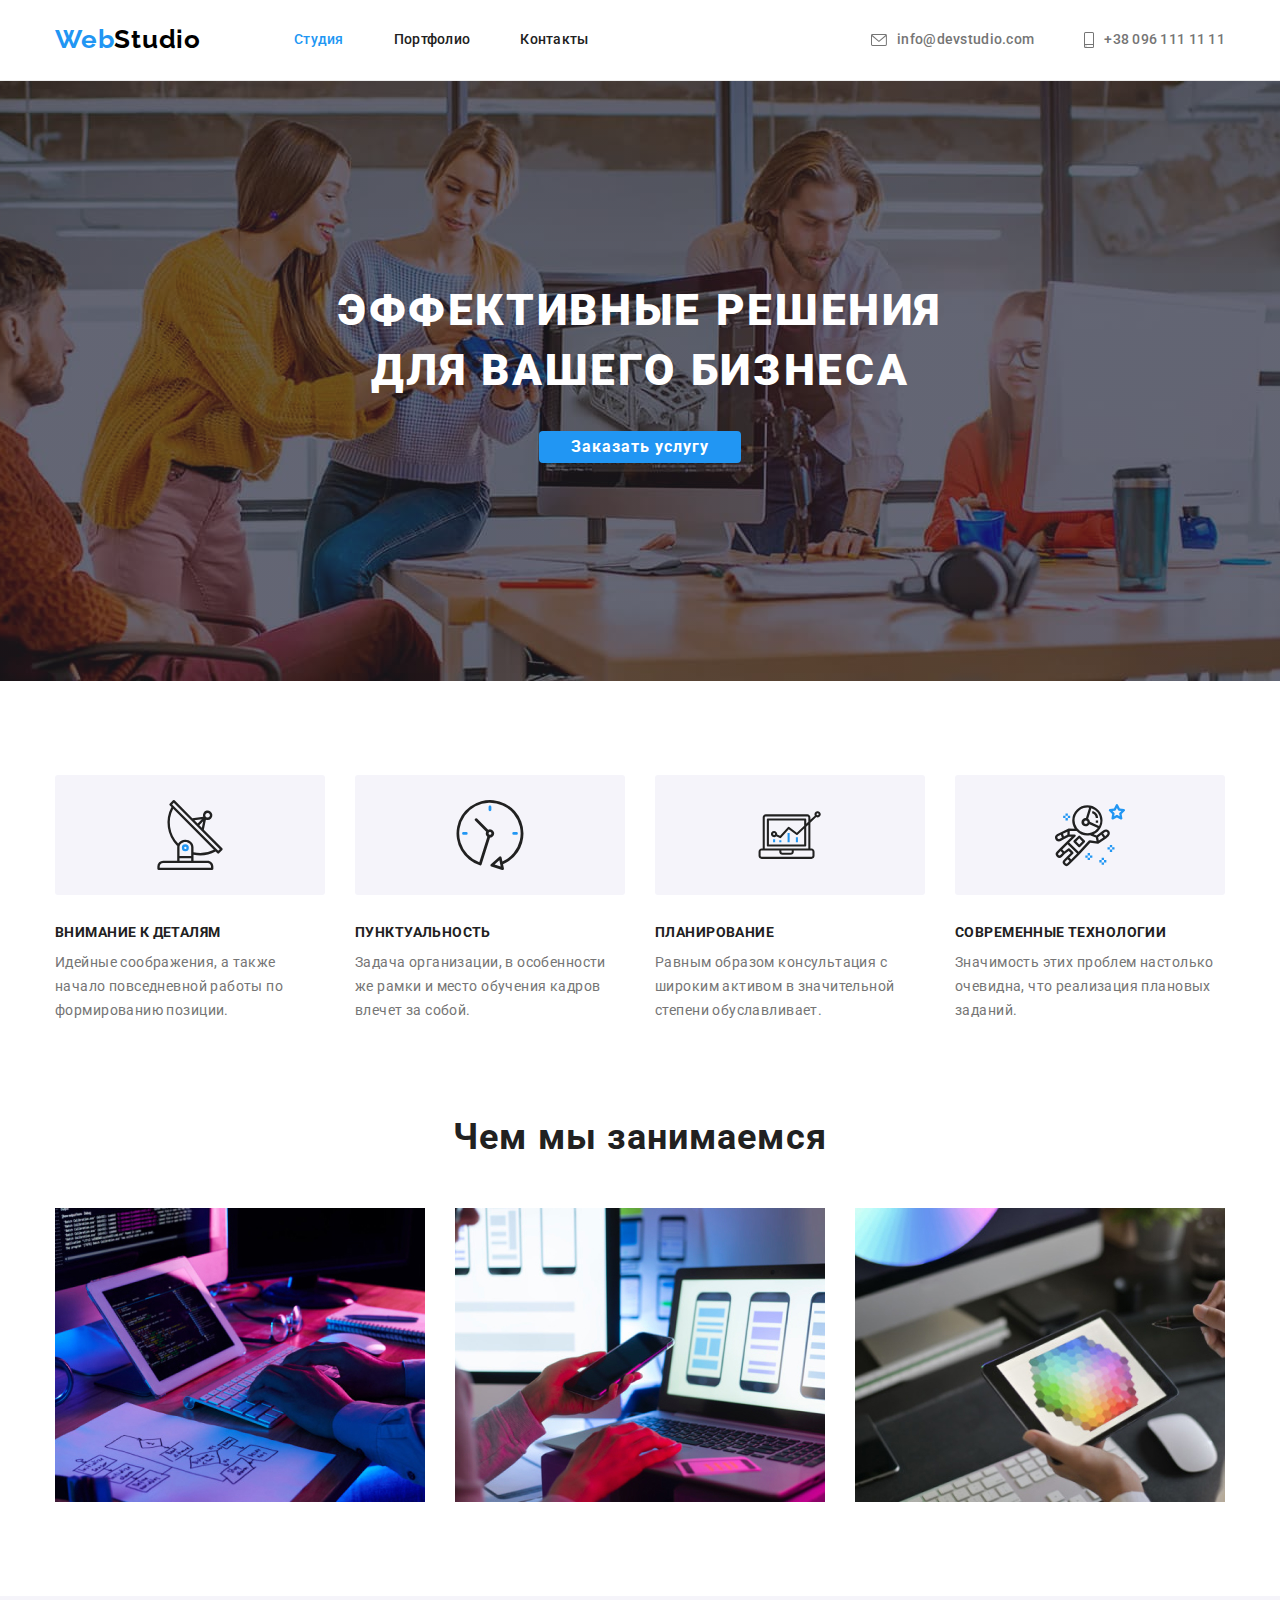
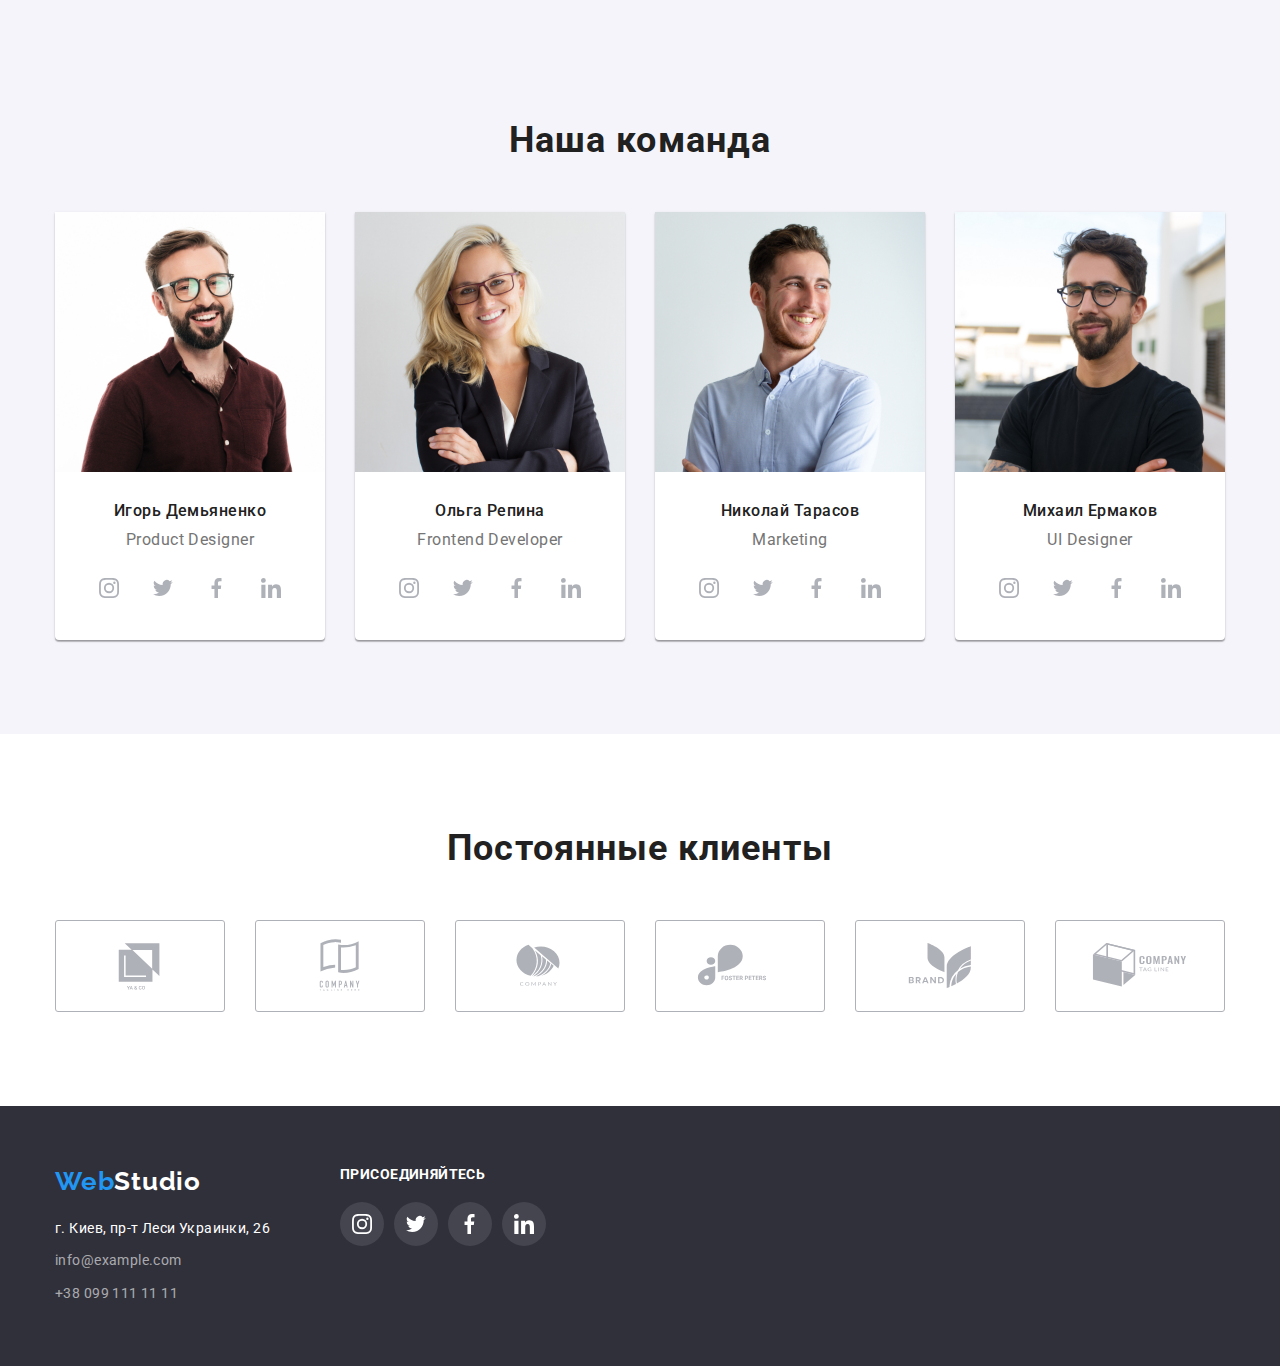
<file: index.html>
<!DOCTYPE html>
<html lang="ru">
<head>
    <meta charset="UTF-8">
    <meta http-equiv="X-UA-Compatible" content="IE=edge">
    <meta name="viewport" content="width=device-width, initial-scale=1.0">
    <title>Document</title>
    <link rel="preconnect" href="https://fonts.googleapis.com">
    <link rel="preconnect" href="https://fonts.gstatic.com" crossorigin>
    <link href="https://fonts.googleapis.com/css2?family=Raleway:wght@700&family=Roboto:wght@400;500;700;900&display=swap"
          rel="stylesheet">
    <link rel="stylesheet" href="https://cdnjs.cloudflare.com/ajax/libs/modern-normalize/1.1.0/modern-normalize.min.css">
    <link rel="stylesheet" href="./styles.css">

</head>
<body>
    <header>

        <div class="header-container container">
            <nav class="logo-nav-box">
                <a href="./index.html" class="header-logo">
                    <span class="logo-part">Web</span>Studio
                </a>
                <ul class="site-nav list">
                    <li class="site-nav-item"> <a href="./index.html" class="site-nav-link-current">Студия</a></li>
                    <li class="site-nav-item"> <a href="./portfolio.html" class="site-nav-link">Портфолио</a></li>
                    <li class="site-nav-item"> <a href="" class="site-nav-link">Контакты</a></li>
                </ul>
            </nav>
            
            <ul class="header-contacts list">
                <li class="header-contacts-item"> 
                    <a href="maito:info@devstudio.com" class="header-contacts-link">
                        <svg class="mail-icon">
                            <use href="./images/sprite.svg#icon-envelope"></use>
                        </svg>
                        info@devstudio.com
                    </a>
                </li>
                <li class="header-contacts-item"> 
                    <a href="tel:+380961111111" class="header-contacts-link">
                        <svg class="tel-icon">
                            <use href="./images/sprite.svg#icon-smartphone"></use>
                        </svg>
                        +38 096 111 11 11
                    </a>
                </li>
            </ul>
        </div>

        
    </header>
    <main>
        
        <section class="hero">
            <div class="container">
                <h1 class="hero-title">Эффективные решения для вашего бизнеса</h1>
                <button type=button class="button primary"> Заказать услугу </button>
            </div>
        </section>              
        
            <section class="section">
                <div class="container">
                    <h2 class="topic features-main-title"> Наши преимущества</h2>
                    <ul class="features-flex-box list">

                        <li class="features-item">
                            <div class="features-icon-box">
                                <svg class="features-icon">
                                    <use href="./images/sprite.svg#icon-antenna"></use>
                                </svg>
                            </div>
                            <h3 class="features-title list">Внимание к деталям</h3>
                            <p class="features-text list">Идейные соображения, а также начало повседневной работы по формированию позиции.
                            </p>
                        </li>

                        <li class="features-item">
                            <div class="features-icon-box">
                                <svg class="features-icon">
                                    <use href="./images/sprite.svg#icon-clock"></use>
                                </svg>
                            </div>
                            <h3 class="features-title list">Пунктуальность</h3>
                            <p class="features-text list">Задача организации, в особенности же рамки и место обучения кадров влечет за собой.
                            </p>
                        </li>

                        <li class="features-item">
                            <div class="features-icon-box">
                                <svg class="features-icon">
                                    <use href="./images/sprite.svg#icon-diagram"></use>
                                </svg>
                            </div>    
                            <h3 class="features-title list">Планирование</h3>
                            <p class="features-text list">Равным образом консультация с широким активом в значительной степени обуславливает.
                            </p>
                        </li>

                        <li class="features-item">
                            <div class="features-icon-box">
                                <svg class="features-icon">
                                    <use href="./images/sprite.svg#icon-astronaut"></use>
                                </svg>
                            </div>    
                            <h3 class="features-title list">Современные технологии</h3>
                            <p class="features-text list">Значимость этих проблем настолько очевидна, что реализация плановых заданий.</p>
                        </li>

                    </ul>
                </div>
            </section>
       
        <section class="tasks section">
            <div class="container">
                <h2 class="topic tasks-title">Чем мы занимаемся</h2>
                <ul class="tasks-flex-box list">
                    <li><img width="370" src="images/box-1.jpg" alt="computer"></li>
                    <li><img width="370" src="images/box-2.jpg" alt="phone"></li>
                    <li><img width="370" src="images/box-3.jpg" alt="ipad"> </li>
                </ul>
            </div>
            
        </section>

        <section class="team section">
            <div class="team-container container">
                <h2 class="topic team-title"> Наша команда</h2>
                <ul class="team-flex-box list">
                    <li class="team-member">
                        
                            <img width="270"  src="images/img.jpg" alt="foto Igor Demyanenko">
                            <div class="team-name-title">
                                <h3 class="name">Игорь Демьяненко</h3>
                                <p class="work-title list">Product Designer</p>
                                <ul class="team-icon-list list">
                                    <li class="list-icon-link">
                                        <a class="team-icon-link" href="#">
                                            <svg class="social-link-icon">
                                                <use href="./images/sprite.svg#icon-instagram"> </use>
                                            </svg>
                                        </a>
                                    </li>
                                    <li class="list-icon-link">
                                        <a class="team-icon-link" href="#">
                                            <svg class="social-link-icon">
                                                <use href="./images/sprite.svg#icon-twitter"> </use>
                                            </svg>
                                        </a>
                                    </li>
                                    <li class="list-icon-link">
                                        <a class="team-icon-link" href="#">
                                            <svg class="social-link-icon">
                                                <use href="./images/sprite.svg#icon-fb"> </use>
                                            </svg>
                                        </a>
                                    </li>
                                    <li class="list-icon-link">
                                        <a class="team-icon-link" href="#">
                                            <svg class="social-link-icon">
                                                <use href="./images/sprite.svg#icon-linkedin"> </use>
                                            </svg>  
                                        </a>
                                    </li>
                                </ul>
                            
                            </div>
                       
                        
                    </li>
                    <li class="team-member">
                        
                            <img width="270" src="images/img-2.jpg" alt="foto Olga Repina">
                            <div class="team-name-title">
                                <h3 class="name">Ольга Репина</h3>
                                <p class="work-title list">Frontend Developer</p>
                                <ul class="team-icon-list list">
                                    <li class="list-icon-link">
                                        <a class="team-icon-link" href="#">
                                            <svg class="social-link-icon">
                                                <use href="./images/sprite.svg#icon-instagram"> </use>
                                            </svg>
                                        </a>
                                    </li>
                                    <li class="list-icon-link">
                                        <a class="team-icon-link" href="#">
                                            <svg class="social-link-icon">
                                                <use href="./images/sprite.svg#icon-twitter"> </use>
                                            </svg>
                                        </a>
                                    </li>
                                    <li class="list-icon-link">
                                        <a class="team-icon-link" href="#">
                                            <svg class="social-link-icon">
                                                <use href="./images/sprite.svg#icon-fb"> </use>
                                            </svg>
                                        </a>
                                    </li>
                                    <li class="list-icon-link">
                                        <a class="team-icon-link" href="#">
                                            <svg class="social-link-icon">
                                                <use href="./images/sprite.svg#icon-linkedin"> </use>
                                            </svg>
                                        </a>
                                    </li>
                                </ul>
                            </div>
                            
                        
                    </li>
                    <li class="team-member">
                        
                            <img width="270" src="images/img-3.jpg" alt="foto Nikola Tarasov">
                            <div class="team-name-title">
                                <h3 class="name">Николай Тарасов</h3>
                                <p class="work-title list">Marketing</p>
                                <ul class="team-icon-list list">
                                    <li class="list-icon-link">
                                        <a class="team-icon-link" href="#">
                                            <svg class="social-link-icon">
                                                <use href="./images/sprite.svg#icon-instagram"> </use>
                                            </svg>
                                        </a>
                                    </li>
                                    <li class="list-icon-link">
                                        <a class="team-icon-link" href="#">
                                            <svg class="social-link-icon">
                                                <use href="./images/sprite.svg#icon-twitter"> </use>
                                            </svg>
                                        </a>
                                    </li>
                                    <li class="list-icon-link">
                                        <a class="team-icon-link" href="#">
                                            <svg class="social-link-icon">
                                                <use href="./images/sprite.svg#icon-fb"> </use>
                                            </svg>
                                        </a>
                                    </li>
                                    <li class="list-icon-link">
                                        <a class="team-icon-link" href="#">
                                            <svg class="social-link-icon">
                                                <use href="./images/sprite.svg#icon-linkedin"> </use>
                                            </svg>
                                        </a>
                                    </li>
                                </ul>
                            </div>
                        
                    </li>
                    <li class="team-member">
                        
                            <img width="270" src="images/img-4.jpg" alt="foto Mihael Ermakov">
                            <div class="team-name-title">
                                    <h3 class="name">Михаил Ермаков</h3>
                                    <p class="work-title list">UI Designer</p>
                                    <ul class="team-icon-list list">
                                        <li class="list-icon-link">
                                            <a class="team-icon-link" href="#">
                                                <svg class="social-link-icon">
                                                    <use href="./images/sprite.svg#icon-instagram"> </use>
                                                </svg>
                                            </a>
                                        </li>
                                        <li class="list-icon-link">
                                            <a class="team-icon-link" href="#">
                                                <svg class="social-link-icon">
                                                    <use href="./images/sprite.svg#icon-twitter"> </use>
                                                </svg>
                                            </a>
                                        </li>
                                        <li class="list-icon-link">
                                            <a class="team-icon-link" href="#">
                                                <svg class="social-link-icon">
                                                    <use href="./images/sprite.svg#icon-fb"> </use>
                                                </svg>
                                            </a>
                                        </li>
                                        <li class="list-icon-link">
                                            <a class="team-icon-link" href="#">
                                                <svg class="social-link-icon">
                                                    <use href="./images/sprite.svg#icon-linkedin"> </use>
                                                </svg>
                                            </a>
                                        </li>
                                    </ul>
                            </div>
             
                    </li>
                </ul>
            </div>
        </section>  

        <section class="section">
            <div class="container">
                <h2 class="topic clients-main-title"> Постоянные клиенты</h2>
                <ul class="client list">
                    <li>
                        <a href="#" class="client-box">
                            <svg class="client-icon">
                                <use href="./images/sprite.svg#icon-logo-a"></use>
                            </svg>
                        </a>
                    </li>

                    <li>
                        <a href="#" class="client-box">
                            <svg class="client-icon">
                                <use href="./images/sprite.svg#icon-logo-b"></use>
                            </svg>
                        </a>
                    </li>

                    <li>
                        <a href="#" class="client-box">
                            <svg class="client-icon">
                                <use href="./images/sprite.svg#icon-logo-c"></use>
                            </svg>
                        </a>
                    </li>

                    <li>
                        <a href="#" class="client-box">
                            <svg class="client-icon">
                                <use href="./images/sprite.svg#icon-logo-d"></use>
                            </svg>
                        </a>
                    </li>

                    <li>
                        <a href="#" class="client-box">
                            <svg class="client-icon">
                                <use href="./images/sprite.svg#icon-logo-e"></use>
                            </svg>
                        </a>
                    </li>

                    <li>
                        <a href="#" class="client-box">
                            <svg class="client-icon">
                                <use href="./images/sprite.svg#icon-logo-f"></use>
                            </svg>
                        </a>
                    </li>
                    
                </ul>
            </div>
        </section>
    </main>
    <footer class="footer">
        <div class="container footer-flex-box">
            <div>
            <a href="./index.html" class="footer-logo">
                <span class="logo-part">Web</span>Studio
            </a>
            <address class="contacts-list">
                <ul class="contact-item list">
                    <li>
                        <a href="https://goo.gl/maps/RLkWnAHmGfpUnPQ57" class="map">
                            г. Киев, пр-т Леси Украинки, 26
                        </a>
                    </li>
                    <li>
                        <a href="mailto:info@example.com" class="contact">info@example.com</a>
                    </li>
                    <li>
                        <a href="tel:+380991111111" class="contact">+38 099 111 11 11</a>
                    </li>
                </ul>
            </address>
            </div>
            <div class="footer-soxial-link-box">
                <h3 class="footer-social-link-text">присоединяйтесь</h3>
                <ul class="icon-list list">
                    <li class="list-icon-link">
                        <a class="icon-link" href="#">
                            <svg class="social-link-icon">
                                <use href="./images/sprite.svg#icon-instagram"> </use>
                            </svg>
                        </a>
                    </li>
                    <li class="list-icon-link">
                        <a class="icon-link" href="#">
                            <svg class="social-link-icon">
                                <use href="./images/sprite.svg#icon-twitter"> </use>
                            </svg>
                        </a>
                    </li>
                    <li class="list-icon-link">
                        <a class="icon-link" href="#">
                            <svg class="social-link-icon">
                                <use href="./images/sprite.svg#icon-fb"> </use>
                            </svg>
                        </a>
                    </li>
                    <li class="list-icon-link">
                        <a class="icon-link" href="#">
                            <svg class="social-link-icon">
                                <use href="./images/sprite.svg#icon-linkedin"> </use>
                            </svg>
                        </a>
                    </li>
                </ul>
            </div>
        </div>
    </footer>
</body>
</html>
</file>
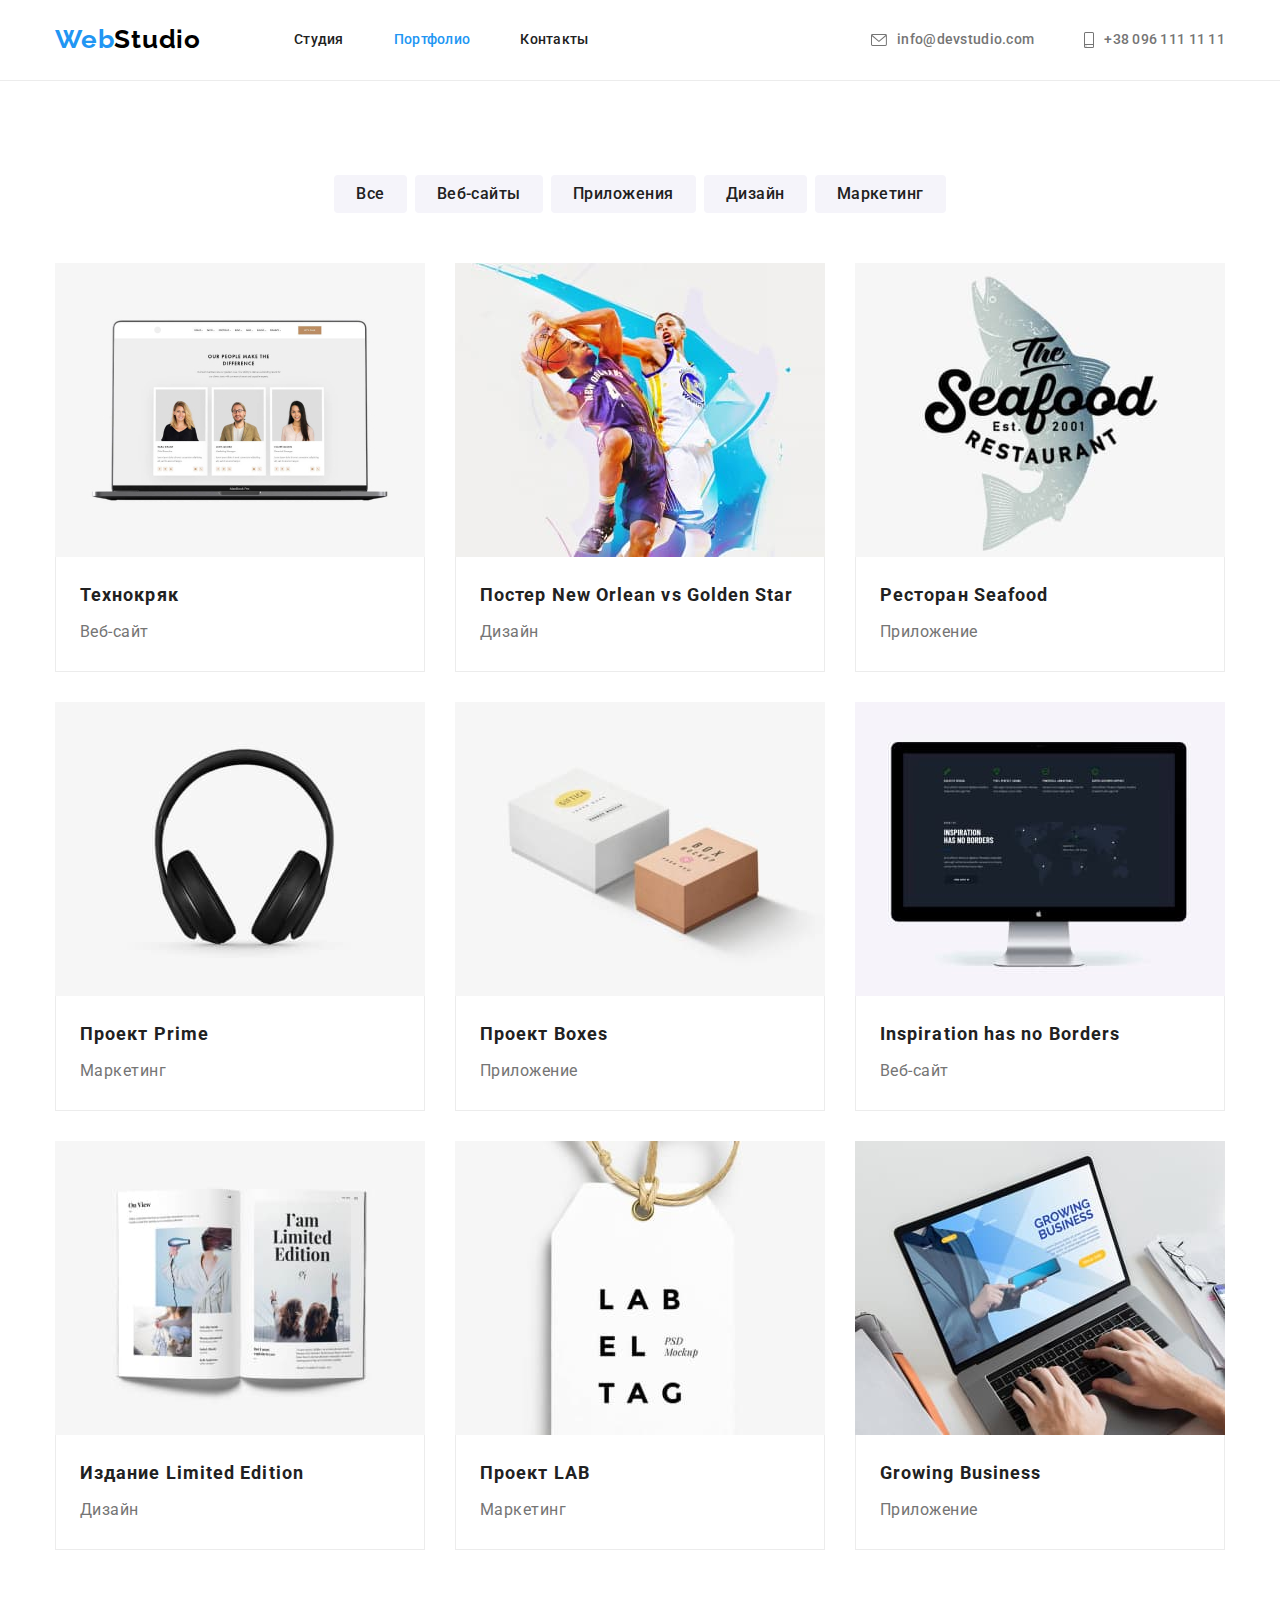
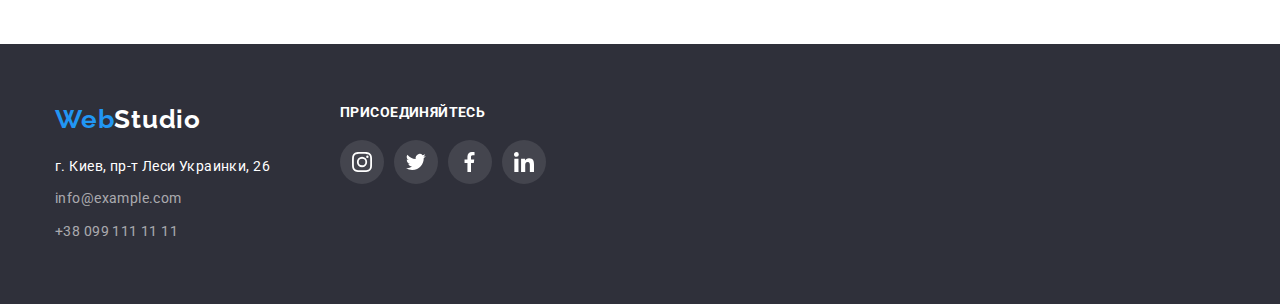
<file: portfolio.html>
<!DOCTYPE html>
<html lang="ru">
<head>
    <meta charset="UTF-8">
    <meta http-equiv="X-UA-Compatible" content="IE=edge">
    <meta name="viewport" content="width=device-width, initial-scale=1.0">
    <title>Document</title>
    <link rel="preconnect" href="https://fonts.googleapis.com">
    <link rel="preconnect" href="https://fonts.gstatic.com" crossorigin>
    <link href="https://fonts.googleapis.com/css2?family=Raleway:wght@700&family=Roboto:wght@400;500;700;900&display=swap"
        rel="stylesheet">
    <link rel="stylesheet" href="https://cdnjs.cloudflare.com/ajax/libs/modern-normalize/1.1.0/modern-normalize.min.css">
    <link rel="stylesheet" href="./styles.css">
</head>
<body>
<header>

    <div class="header-container container">
        <nav class="logo-nav-box">
            <a href="./index.html" class="header-logo">
                <span class="logo-part">Web</span>Studio
            </a>
            <ul class="site-nav list">
                <li class="site-nav-item"> <a href="./index.html" class="site-nav-link">Студия</a></li>
                <li class="site-nav-item"> <a href="./portfolio.html" class="site-nav-link-current">Портфолио</a></li>
                <li class="site-nav-item"> <a href="" class="site-nav-link">Контакты</a></li>
            </ul>
        </nav>

        <ul class="header-contacts list">
            <li class="header-contacts-item">
                <a href="maito:info@devstudio.com" class="header-contacts-link">
                    <svg class="mail-icon">
                        <use href="./images/sprite.svg#icon-envelope"></use>
                    </svg>
                    info@devstudio.com
                </a>
            </li>
            <li class="header-contacts-item">
                <a href="tel:+380961111111" class="header-contacts-link">
                    <svg class="tel-icon">
                        <use href="./images/sprite.svg#icon-smartphone"></use>
                    </svg>
                    +38 096 111 11 11
                </a>
            </li>
        </ul>
    </div>


</header>
    <main>
        <section class="filters section">
            <div class="filters-container container">
                <h1 class="filters-title">Фильтр страницы портфолио</h1>
                <ul class="secondary-button list">
                    <li class="secondary-button-item">
                        <button type=button class="button secondary"> Все </button>
                    </li>
                    <li class="secondary-button-item">
                        <button type=button class="button secondary"> Веб-сайты </button>
                    </li>
                    <li class="secondary-button-item">
                        <button type=button class="button secondary"> Приложения </button>
                    </li>
                    <li class="secondary-button-item">
                        <button type=button class="button secondary"> Дизайн </button>
                    </li>
                    <li class="secondary-button-item">
                        <button type=button class="button secondary"> Маркетинг </button>
                    </li>
                </ul>

                <ul class="portfolio list">
                    <li class="portfolio-link-item">
                        <a class="portfolio-link" href=""><img width="370" src="images/exempl-1.jpg" alt="leptop">
                            <div class="exemp-border">
                                <h2 class="portfolio-exempl-title list">Технокряк</h2>
                                <p class="portfolio-description list">Веб-сайт</p>
                            </div>
                        </a>
                    </li>

                    <li class="portfolio-link-item">
                        <a class="portfolio-link" href=""><img width="370" src="images/exempl-2.jpg" alt="basketball poster">
                            <div class="exemp-border">
                                <h2 class="portfolio-exempl-title list">Постер New Orlean vs Golden Star</h2>
                                <p class="portfolio-description list">Дизайн</p>
                            </div>
                        </a>
                    </li>

                    <li class="portfolio-link-item">
                        <a class="portfolio-link" href=""><img width="370" src="images/exempl-3.jpg" alt="restaurant logo">
                            <div class="exemp-border">
                                <h2 class="portfolio-exempl-title list">Ресторан Seafood</h2>
                                <p class="portfolio-description list">Приложение</p>
                            </div>
                        </a>
                    </li>

                    <li class="portfolio-link-item">
                        <a class="portfolio-link" href=""><img width="370" src="images/exempl-4.jpg" alt="headset">
                            <div class="exemp-border">
                                <h2 class="portfolio-exempl-title list">Проект Prime</h2>
                                <p class="portfolio-description list">Маркетинг</p>
                            </div>
                        </a>
                    </li>

                    <li class="portfolio-link-item">
                        <a class="portfolio-link" href=""><img width="370" src="images/exempl-5.jpg" alt="paper box">
                            <div class="exemp-border">
                                <h2 class="portfolio-exempl-title list">Проект Boxes</h2>
                                <p class="portfolio-description list">Приложение</p>
                            </div>    
                        </a>
                    </li>

                    <li class="portfolio-link-item">
                        <a class="portfolio-link" href=""><img width="370" src="images/exempl-6.jpg" alt="monitor">
                            <div class="exemp-border">
                                <h2 class="portfolio-exempl-title list">Inspiration has no Borders</h2>
                                <p class="portfolio-description list">Веб-сайт</p>
                            </div>
                        </a>
                    </li>

                    <li class="portfolio-link-item">
                        <a class="portfolio-link" href=""><img width="370" src="images/exempl-7.jpg" alt="magazin">
                            <div class="exemp-border">
                                <h2 class="portfolio-exempl-title list">Издание Limited Edition</h2>
                                <p class="portfolio-description list">Дизайн</p>
                            </div>
                        </a>
                    </li>

                    <li class="portfolio-link-item">
                        <a class="portfolio-link" href=""> <img width="370" src="images/exempl-8.jpg" alt="label">
                            <div class="exemp-border">
                                <h2 class="portfolio-exempl-title list">Проект LAB</h2>
                                <p class="portfolio-description list">Маркетинг</p>
                            </div>
                        </a>
                    </li>

                    <li class="portfolio-link-item">
                        <a class="portfolio-link" href=""><img width="370" src="images/exempl-9.jpg" alt="notebook">
                            <div class="exemp-border">
                                <h2 class="portfolio-exempl-title list">Growing Business</h2>
                                <p class="portfolio-description list">Приложение</p>
                            </div>
                        </a>
                    </li>

                </ul>
            </div>
        </section>
        
        
    </main>
    <footer class="footer">
        <div class="container footer-flex-box">
            <div>
                <a href="./index.html" class="footer-logo">
                    <span class="logo-part">Web</span>Studio
                </a>
                <address class="contacts-list">
                    <ul class="contact-item list">
                        <li>
                            <a href="https://goo.gl/maps/RLkWnAHmGfpUnPQ57" class="map">
                                г. Киев, пр-т Леси Украинки, 26
                            </a>
                        </li>
                        <li>
                            <a href="mailto:info@example.com" class="contact">info@example.com</a>
                        </li>
                        <li>
                            <a href="tel:+380991111111" class="contact">+38 099 111 11 11</a>
                        </li>
                    </ul>
                </address>
            </div>
            <div class="footer-soxial-link-box">
                <h3 class="footer-social-link-text">присоединяйтесь</h3>
                <ul class="icon-list list">
                    <li class="list-icon-link">
                        <a class="icon-link" href="#">
                            <svg class="social-link-icon">
                                <use href="./images/sprite.svg#icon-instagram"> </use>
                            </svg>
                        </a>
                    </li>
                    <li class="list-icon-link">
                        <a class="icon-link" href="#">
                            <svg class="social-link-icon">
                                <use href="./images/sprite.svg#icon-twitter"> </use>
                            </svg>
                        </a>
                    </li>
                    <li class="list-icon-link">
                        <a class="icon-link" href="#">
                            <svg class="social-link-icon">
                                <use href="./images/sprite.svg#icon-fb"> </use>
                            </svg>
                        </a>
                    </li>
                    <li class="list-icon-link">
                        <a class="icon-link" href="#">
                            <svg class="social-link-icon">
                                <use href="./images/sprite.svg#icon-linkedin"> </use>
                            </svg>
                        </a>
                    </li>
                </ul>
            </div>
        </div>
    </footer>
</body>
</html>
</file>
<file: styles.css>
/* Main text color #212121 */
/* Secondari text color  #757575;  */
/* Logo text color #2196F3 */
/* Hero text color #FFFFFF; */
/* borders color #ECECEC */
/* Link text color rgba(255, 255, 255, 0.6);
/* Hero and footer background color #2F303A */
/*  Secondori background color #F5F4FA */

/* Raleway 700*/
/* Roboto 900 700 400 500 */

html {
  box-sizing: border-box;
}

*,
*::after,
*::before {
  box-sizing: inherit;
}

img {
  display: block;
  max-width: 100%;
  height: auto;
}

:root {
  --primary-text-color: #757575;
  --title-text-color: #212121;
  --focus-hover-color: #2196f3;
  --main-bgc-color: #fff;
  --secondari-bgc-color: #f5f4fa;
  --footer-bgc-color: #2f303a;
  --site-current-page-color: #2196f3;
  --button-primary-color: #2196f3;
  --button-text-primary-color: #fff;
  --button-bgc-secondary-color: #f5f4fa;
  --button-secondary-text-color: #212121;
  --main-borders-color: #ececec;
  --client-icon-main-color: #afb1b8;
  --client-icon-akcent-color: #2196f3;
}

body {
  color: var(--primary-text-color);
  background-color: var(--main-bgc-color);
  font-family: roboto, sans-serif;
}

header {
  border-bottom: 1px solid var(--main-borders-color);
}

.list {
  list-style: none;
  padding: 0;
  margin: 0;
}

.topic {
  font-weight: 700;
  font-size: 36px;
  line-height: 1.16;
  text-align: center;
  letter-spacing: 0.03em;
  margin-bottom: 50px;
}

.container {
  margin-left: auto;
  margin-right: auto;
  width: 1200px;
  padding: 0 15px;
}

.section {
  padding-top: 94px;
  padding-bottom: 94px;
}

/* Header elements */

.header-container {
  display: flex;
  align-items: center;
}

.logo-nav-box {
  display: flex;
  align-items: center;
}

/* Header LOGO */
.header-logo {
  color: #000;
  font-weight: 700;
  font-size: 26px;
  line-height: 1.2;
  font-family: raleway, sans-serif;
  letter-spacing: 0.03em;
  text-decoration: none;
  margin-right: 93px;
}

.header-logo:hover,
.header-logo:focus {
  color: var(--focus-hover-color);
}

.logo-part {
  color: #2196f3;
}

/* Site nav */
.site-nav {
  display: flex;
}

.site-nav-item:not(:last-child) {
  margin-right: 50px;
}

.site-nav-link {
  color: var(--title-text-color);
  text-decoration: none;
  display: block;
  padding-top: 32px;
  padding-bottom: 32px;
}

.site-nav-link-current {
  color: var(--site-current-page-color);
  text-decoration: none;
  display: block;
  padding-top: 32px;
  padding-bottom: 32px;
}

.site-nav-link:hover,
.site-nav-link:focus {
  color: var(--focus-hover-color);
}
.site-nav-link-current:hover,
.site-nav-link-current:focus {
  color: var(--focus-hover-color);
}

.header-contacts {
  display: flex;
  align-items: center;
  margin-left: auto;
}

.header-contacts-item:not(:last-child) {
  margin-right: 50px;
}
.site-nav,
.header-contacts {
  font-weight: 500;
  font-size: 14px;
  line-height: 1.14;
  letter-spacing: 0.02em;
}

/* Header Contacts */

.header-contacts-link {
  color: var(--primary-text-color);
  text-decoration: none;
  display: flex;
  align-items: center;
}

.mail-icon {
  width: 16px;
  height: 12px;
  margin-right: 10px;
  fill: currentColor;
}

.tel-icon {
  width: 10px;
  height: 16px;
  margin-right: 10px;
  fill: currentColor;
}

.header-contacts-link:hover,
.header-contacts-link:focus {
  color: var(--focus-hover-color);
}

/* Hero Section */

.hero {
  background-color: var(--footer-bgc-color);
  background-image: linear-gradient(
      to right,
      rgba(47, 48, 58, 0.4),
      rgba(47, 48, 58, 0.4)
    ),
    url(./images/hero-background-img.jpg);
  background-repeat: no-repeat;
  background-position: center;
  background-size: cover;
  height: 600px;
  max-width: 1600px;
  margin-left: auto;
  margin-right: auto;
  text-align: center;
  padding: 200px 0;
}

.hero-title {
  display: inline-block;
  margin-top: 0;
  margin-bottom: 30px;
  color: #fff;
  max-width: 696px;
  font-weight: 900;
  font-size: 44px;
  line-height: 1.36;
  letter-spacing: 0.06em;
  text-transform: uppercase;
}

.button {
  display: flex;
  margin: auto;
  border: 0px solid transparent;
}

.button.primary {
  background-color: var(--button-primary-color);
  color: var(--button-text-primary-color);
  font-family: "Roboto";
  font-weight: 700;
  font-size: 16px;
  line-height: 1.87;
  display: flex;
  align-items: center;
  letter-spacing: 0.06em;
  cursor: pointer;
  border-radius: 4px;
  padding-left: 32px;
  padding-right: 32px;
}

.button.primary:hover,
.button.primary:focus {
  background-color: #188ce8;
  color: var(--button-text-primary-color);
}

/* Features Section */

.features-main-title,
.filters-title {
  position: absolute;
  width: 1px;
  height: 1px;
  margin: -1px;
  border: 0;
  padding: 0;
  white-space: nowrap;
  clip-path: inset(100%);
  clip: rect(0 0 0 0);
  overflow: hidden;
}

.features-flex-box {
  display: flex;
  flex-wrap: wrap;
  justify-content: space-between;
}

.features-item {
  width: 270px;
}

.features-title {
  color: var(--title-text-color);
  font-weight: 700;
  font-size: 14px;
  line-height: 1.14;
  letter-spacing: 0.03em;
  text-transform: uppercase;
  margin-bottom: 10px;
}

.features-text {
  font-size: 14px;
  line-height: 1.71;
  letter-spacing: 0.03em;
}

/* What We Do Section */

.tasks {
  padding-top: 0;
}

.tasks-title {
  color: var(--title-text-color);
  margin-top: 0;
}

.tasks-flex-box {
  display: flex;
  justify-content: space-between;
}

/* Team */

.team {
  background-color: var(--secondari-bgc-color);
}

.team-container {
  text-align: center;
}

.team-flex-box {
  display: flex;
  justify-content: space-between;
}

.team-member {
  background-color: var(--main-bgc-color);
  width: 270px;
  box-shadow: 0px 1px 3px rgba(0, 0, 0, 0.12), 0px 1px 1px rgba(0, 0, 0, 0.14),
    0px 2px 1px rgba(0, 0, 0, 0.2);
  border-radius: 0px 0px 4px 4px;
}

.team-title,
.name {
  color: var(--title-text-color);
}

.team-name-title {
  padding: 30px 0;
}

.name {
  display: block;
  margin: 0;
  font-weight: 500;
  font-size: 16px;
  line-height: 1.18;
  text-align: center;
  letter-spacing: 0.03em;
}

.work-title {
  display: block;
  margin-top: 10px;
  font-size: 16px;
  line-height: 1.18;
  text-align: center;
  letter-spacing: 0.03em;
}

.team-icon-list {
  display: flex;
  justify-content: center;
  margin-top: 16px;
  padding: 0;
}

.social-link-icon {
  width: 20px;
  height: 20px;
}

.team-icon-link {
  display: flex;
  justify-content: center;
  align-items: center;
  height: 44px;
  width: 44px;
  background-color: var(--main-bgc-color);
  border-radius: 50%;
  fill: var(--client-icon-main-color);
}

.list-icon-link:not(:last-child) {
  margin-right: 10px;
}

.team-icon-link:hover,
.team-icon-link:focus {
  background-color: var(--client-icon-akcent-color);
  fill: var(--main-bgc-color);
}

/* Clients section */

.clients-main-title {
  color: var(--title-text-color);
  margin-top: 0;
}

.client {
  display: flex;
  justify-content: space-between;
}

.client-box {
  display: flex;
  fill: var(--client-icon-main-color);
  width: 170px;
  height: 92px;
  align-items: center;
  justify-content: center;
  border: 1px solid var(--client-icon-main-color);
  border-radius: 3px;
}

.client-icon {
  height: 60px;
  width: 106px;
}

.client-box:not(:last-child) {
  margin-right: 30px;
}

.client-box:hover,
.client-box:focus {
  display: flex;
  fill: var(--client-icon-akcent-color);
  width: 170px;
  height: 92px;
  padding: 16px 32px;
  border: 1px solid var(--client-icon-akcent-color);
  border-radius: 3px;
}

.features-icon-box {
  display: flex;
  background-color: var(--secondari-bgc-color);
  width: 270px;
  height: 120px;
  align-items: center;
  justify-content: center;
  border-radius: 3px;
  margin-bottom: 30px;
}

.features-icon {
  width: 70px;
  height: 70px;
}

/* Portfolio Pages */
/* Filters Button */

.secondary-button {
  display: flex;
  justify-content: center;
  margin-bottom: 50px;
}

.secondary-button-item:not(:last-child) {
  margin-right: 8px;
}

.button.secondary {
  background-color: var(--button-bgc-secondary-color);
  color: var(--button-secondary-text-color);
  font-family: "Roboto";
  font-weight: 500;
  font-size: 16px;
  line-height: 1.62;
  text-align: center;
  letter-spacing: 0.03em;
  cursor: pointer;
  border-radius: 4px;
  padding: 6px 22px;
}

.button.secondary:hover,
.button.secondary:focus {
  background-color: var(--button-primary-color);
  color: var(--button-text-primary-color);
  box-shadow: 0px 3px 1px rgba(0, 0, 0, 0.1), 0px 1px 2px rgba(0, 0, 0, 0.08),
    0px 2px 2px rgba(0, 0, 0, 0.12);
  border-radius: 4px;
}
/* Portfolio exempls */

.portfolio {
  display: flex;
  flex-wrap: wrap;
}

.portfolio-link-item {
  margin-right: 30px;
  margin-bottom: 30px;
  width: 370px;
}

.portfolio-link-item:nth-child(3n) {
  margin-right: 0;
}

.portfolio-link-item:nth-last-child(-n + 3) {
  margin-bottom: 0px;
}

.portfolio-link {
  display: block;
  text-decoration: none;
}

.portfolio-link:hover,
.portfolio-link:focus {
  background-color: var(--main-bgc-color);
  color: var(--focus-hover-color);
  box-shadow: 0px 1px 1px rgba(0, 0, 0, 0.12), 0px 4px 4px rgba(0, 0, 0, 0.06),
    1px 4px 6px rgba(0, 0, 0, 0.16);
}

.exemp-border {
  border-left: 1px solid var(--main-borders-color);
  border-right: 1px solid var(--main-borders-color);
  border-bottom: 1px solid var(--main-borders-color);
  padding-left: 24px;
  padding-top: 20px;
  padding-bottom: 24px;
  padding-right: 20px;
}

.portfolio-exempl-title {
  color: var(--title-text-color);
  font-weight: 700;
  font-size: 18px;
  line-height: 2;
  letter-spacing: 0.06em;
}

.portfolio-description {
  color: var(--primary-text-color);
  margin-top: 4px;
  font-size: 16px;
  line-height: 1.87;
  letter-spacing: 0.03em;
  display: block;
}

/* Footer */
/* Logo + Contacts */
.footer {
  background-color: var(--footer-bgc-color);
  padding-top: 60px;
  padding-bottom: 60px;
}

.footer-logo {
  display: inline-block;
  margin-bottom: 20px;
  color: #fff;
  font-family: "Raleway";
  font-weight: 700;
  font-size: 26px;
  line-height: 1.19;
  letter-spacing: 0.03em;
  text-decoration: none;
}

.footer-logo:hover,
.footer-logo:focus {
  color: var(--focus-hover-color);
}

.map {
  display: inline-block;
  color: var(--button-text-primary-color);
  font-size: 14px;
  line-height: 1.71;
  letter-spacing: 0.03em;
  text-decoration: none;
  font-style: normal;
}

.map:hover,
.map:focus {
  color: var(--focus-hover-color);
}

.contact {
  display: inline-block;
  color: rgba(255, 255, 255, 0.6);
  font-size: 14px;
  line-height: 1.71;
  letter-spacing: 0.03em;
  text-decoration: none;
  font-style: normal;
}
.contact:hover,
.contact:focus {
  color: var(--focus-hover-color);
}

.contact-item li:not(:last-child) {
  margin-bottom: 9px;
}

.footer-flex-box {
  display: flex;
}

/* Footer Social Links */

.footer-soxial-link-box {
  margin-left: 70px;
}

.footer-social-link-text {
  font-family: "Roboto";
  font-size: 14px;
  line-height: 16px;
  letter-spacing: 0.03em;
  text-transform: uppercase;
  margin-top: 0;
  margin-bottom: 20px;
  color: var(--button-text-primary-color);
}

.footer .icon-list {
  display: flex;
  justify-content: center;
  padding: 0;
}

.footer .icon-link {
  display: flex;
  justify-content: center;
  align-items: center;
  height: 44px;
  width: 44px;
  background-color: rgba(255, 255, 255, 0.1);
  border-radius: 50%;
  fill: var(--button-text-primary-color);
}

.footer .icon-link:hover,
.footer .icon-link:focus {
  background-color: var(--client-icon-akcent-color);
  fill: var(--main-bgc-color);
}
</file>
